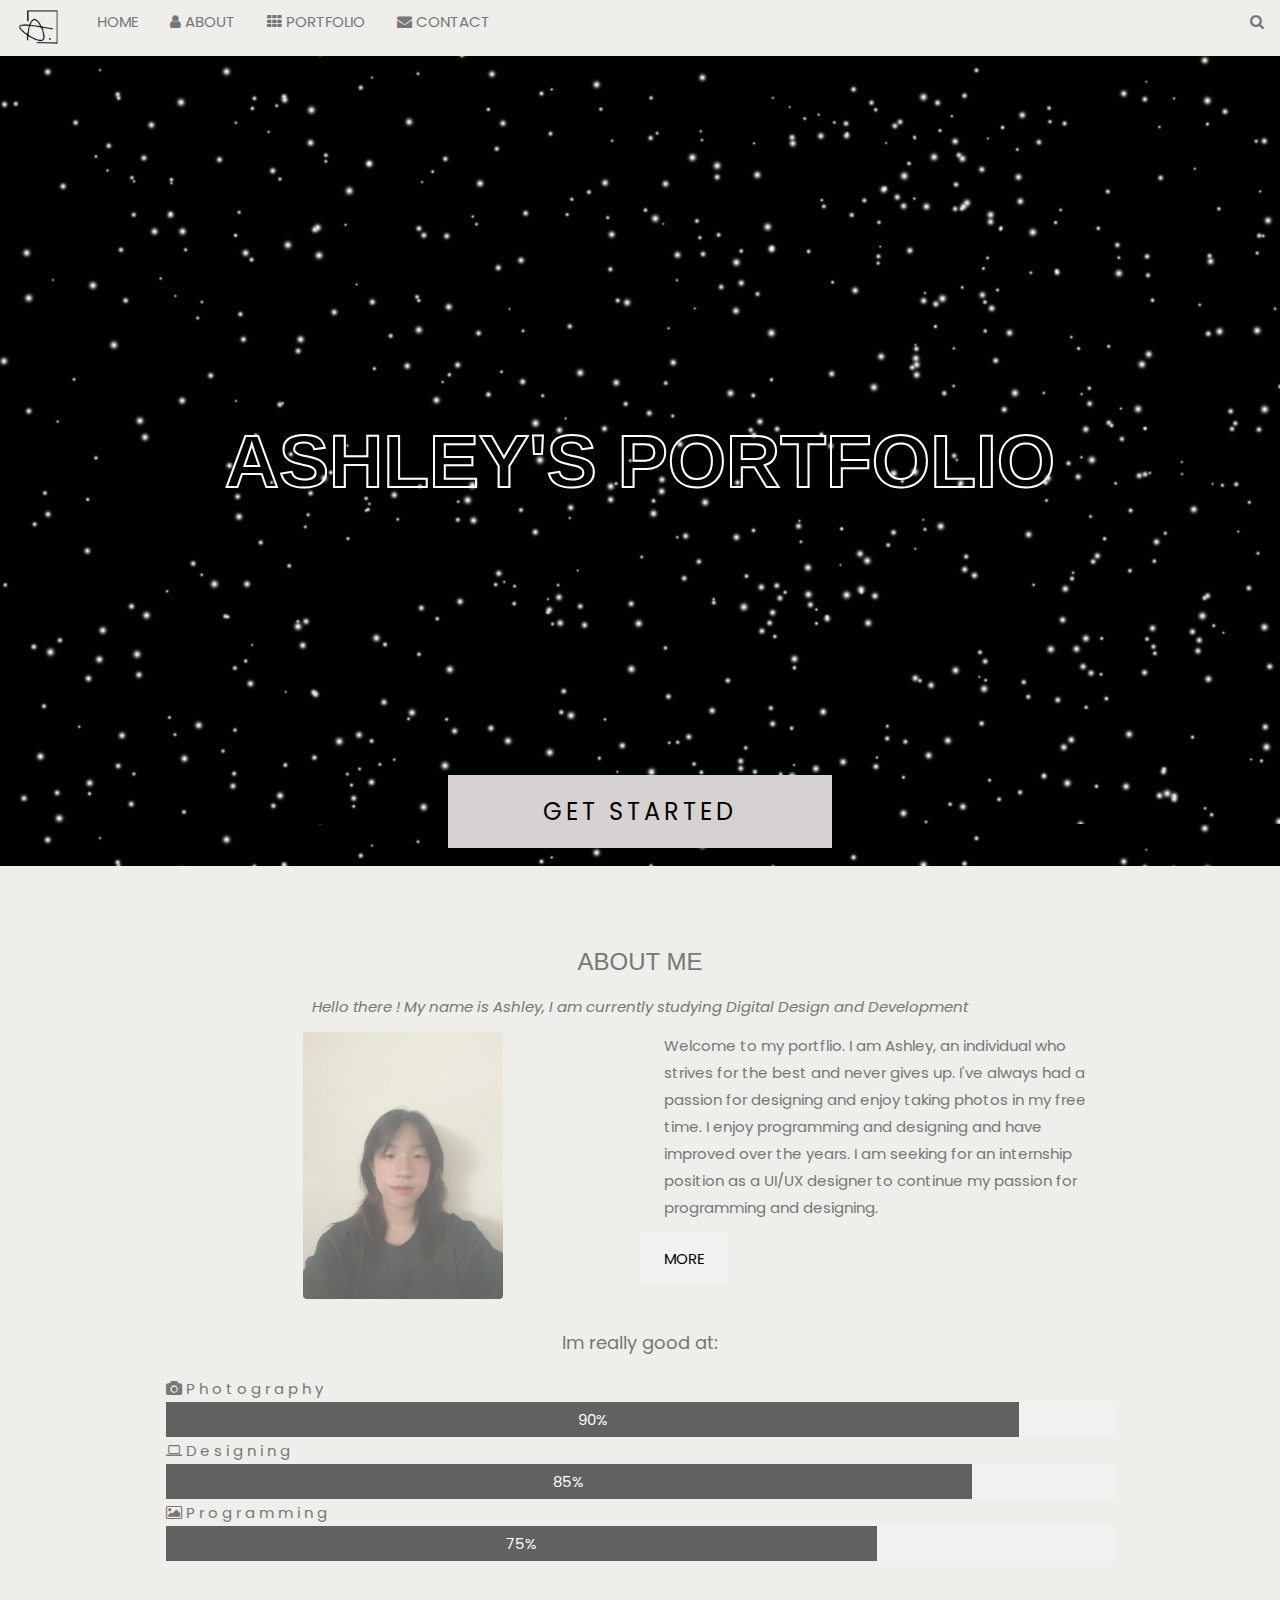
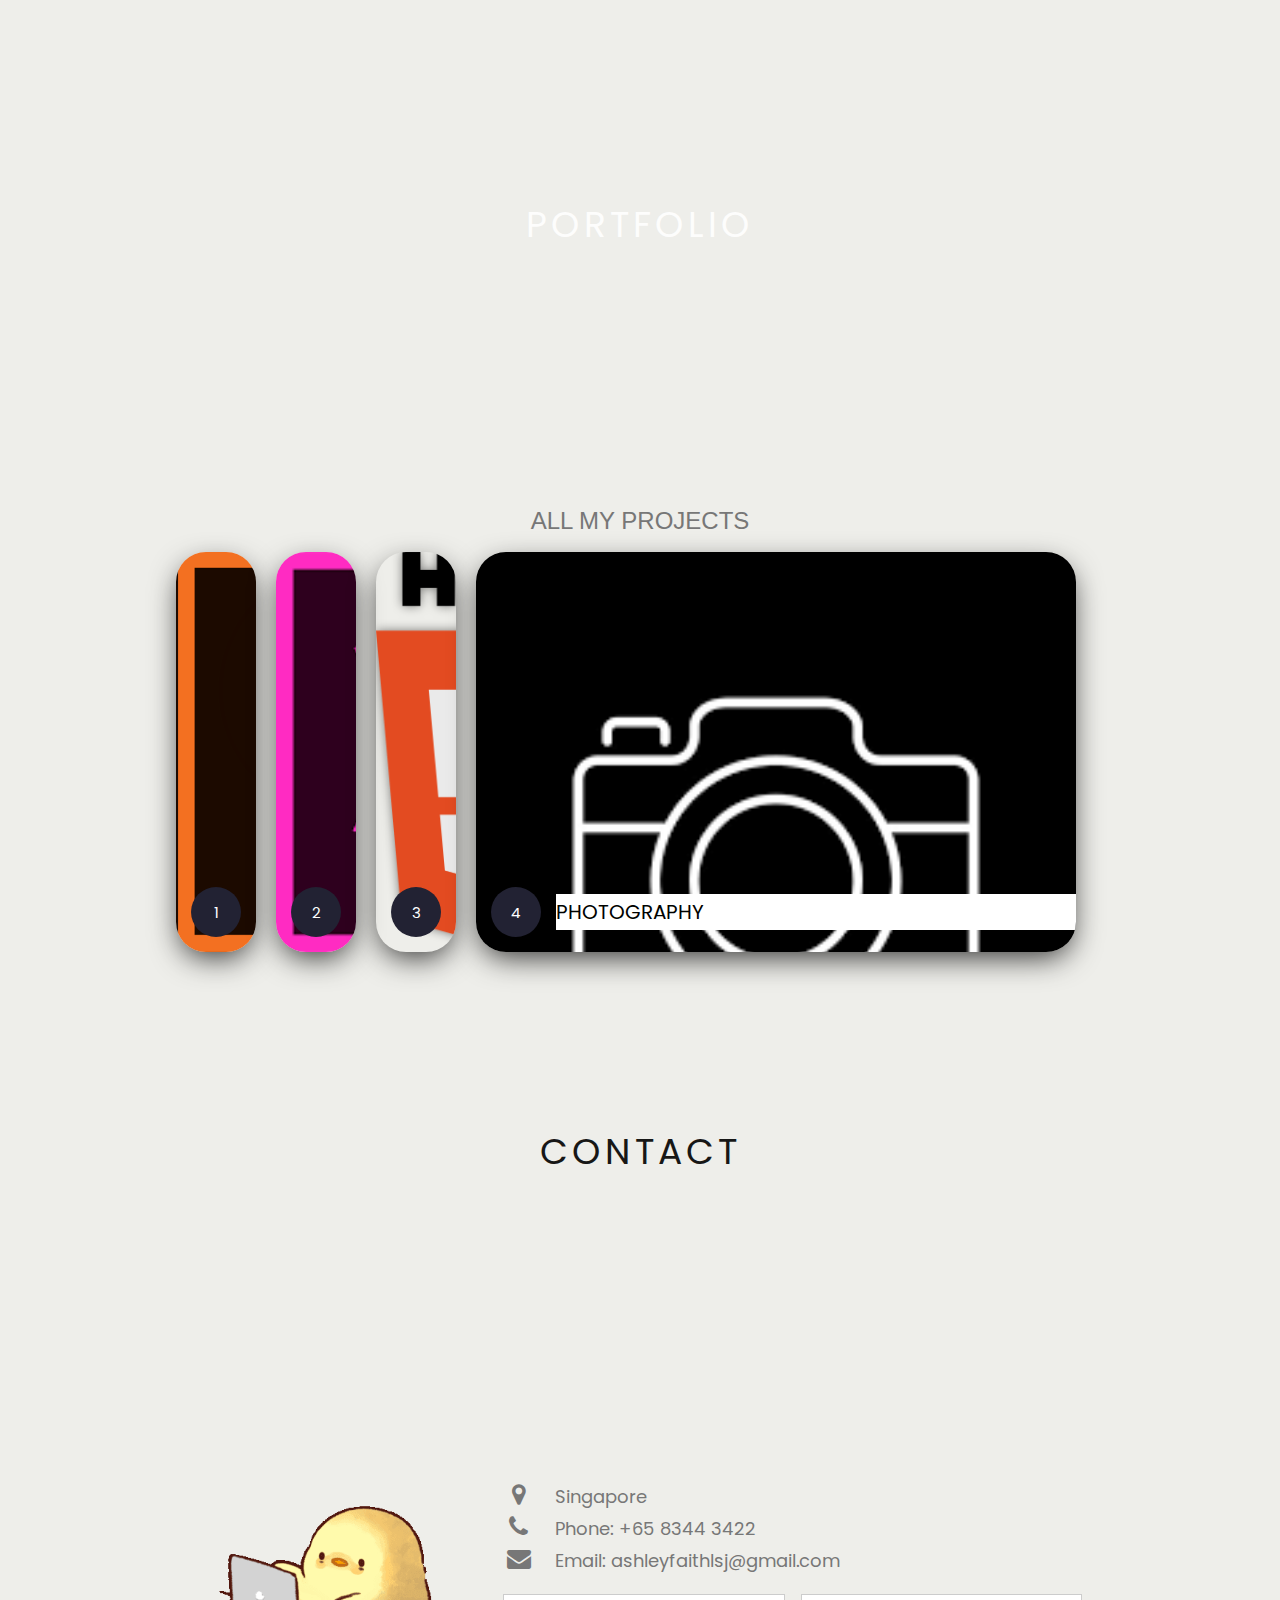
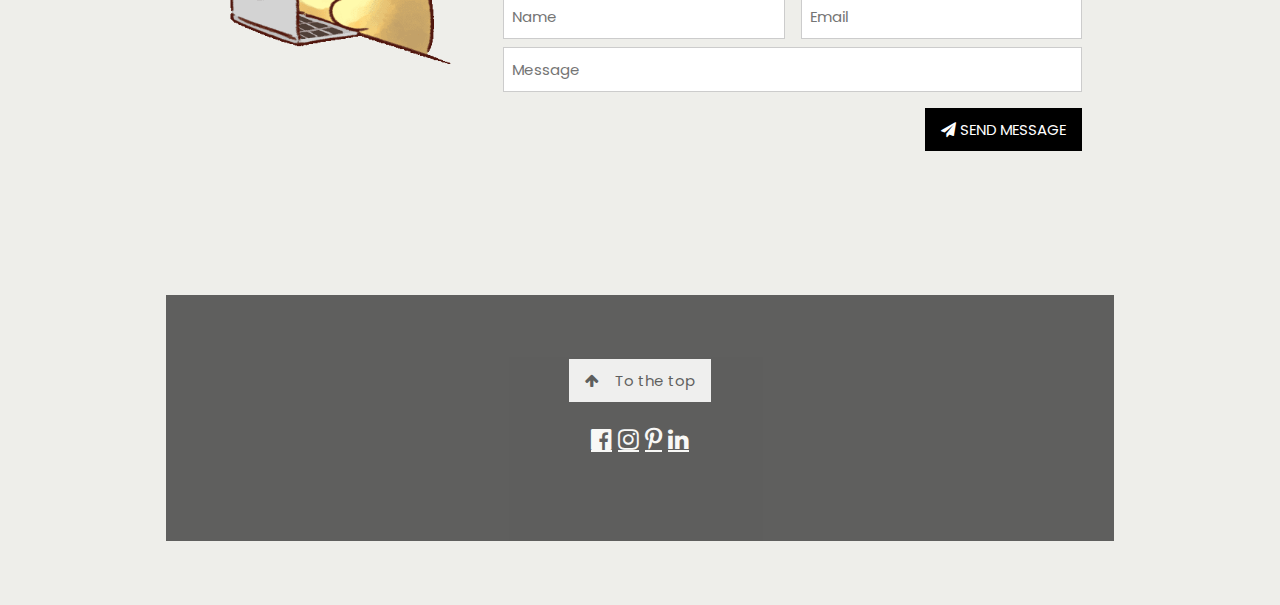
<file: index.html>
<!DOCTYPE html>
<html>
<head>
<title>Ashley's Portfolio Home</title>
<meta charset="UTF-8">
<meta name="viewport" content="width=device-width, initial-scale=1">
<link rel="stylesheet" href="https://www.w3schools.com/w3css/4/w3.css">
<link rel="stylesheet" href="https://fonts.googleapis.com/css?family=Lato">
<link rel="stylesheet" href="https://cdnjs.cloudflare.com/ajax/libs/font-awesome/4.7.0/css/font-awesome.min.css">
<link rel="icon" type="image/x-icon" href="images/logo.jpg">
<link rel ="stylesheet" href="style.css">

</head>
<body>

<!-- Navbar (sit on top) -->
<div class="w3-bar" id="myNavbar">
  <div class="w3-bar-item">
    <img src="images/logo.jpg" alt="Logo" style="height: 40px;">
  </div>
  <a class="w3-bar-item w3-button w3-hide-medium w3-hide-large w3-right" href="javascript:void(0);" onclick="toggleFunction()" title="Toggle Navigation Menu">
    <i class="fa fa-bars"></i>
  </a>
  <a href="#home" class="w3-bar-item w3-button">HOME</a>
  <a href="#about" class="w3-bar-item w3-button w3-hide-small"><i class="fa fa-user"></i> ABOUT</a>
  <a href="#portfolio" class="w3-bar-item w3-button w3-hide-small"><i class="fa fa-th"></i> PORTFOLIO</a>
  <a href="#contact" class="w3-bar-item w3-button w3-hide-small"><i class="fa fa-envelope"></i> CONTACT</a>
  <a href="#" class="w3-bar-item w3-button w3-hide-small w3-right w3-hover-red">
    <i class="fa fa-search"></i>
  </a>
</div>

  <!-- Navbar on small screens -->
  <div id="navDemo" class="w3-bar-block w3-white w3-hide w3-hide-large w3-hide-medium">
    <a href="#about" class="w3-bar-item w3-button" onclick="toggleFunction()">ABOUT</a>
    <a href="#portfolio" class="w3-bar-item w3-button" onclick="toggleFunction()">PORTFOLIO</a>
    <a href="#contact" class="w3-bar-item w3-button" onclick="toggleFunction()">CONTACT</a>
    <a href="#" class="w3-bar-item w3-button">SEARCH</a>
  </div>
</div>

<!-- First Parallax Image with Logo Text -->
<section>
  <h2>Ashley's Portfolio</h2>
  <div class="star star1"></div>
  <div class="star star2"></div>
  <div class="star star3"></div>
  <div class="star star4"></div>
  <div class="star star5"></div>
  <div class="star star6"></div>
  <div class="star star7"></div>
  <div class="star star8"></div>
  <div class="animated-button-container">
      <a class="animated-button" href="#about">Get Started</a>
  </div>
</section>

<!-- Container (About Section) -->
<div class="w3-content w3-container w3-padding-64" id="about">
  <h3 class="w3-center">ABOUT ME</h3>
  <p class="w3-center"><em>Hello there ! My name is Ashley, I am currently studying Digital Design and Development</em></p>
  <div class="w3-row">
    <div class="w3-col m6 w3-center w3-padding-large">

      <img src="images/myself2.jpg" class="w3-round w3-image w3-opacity w3-hover-opacity-off" alt="Photo of Me" width="200" height="250">
    </div>

    <!-- Hide this text on small devices -->
    <div class="w3-col m6 w3-hide-small w3-padding-large">
      <p>Welcome to my portflio. I am Ashley, an individual who strives for the best and never gives up. I've always had a passion
        for designing and enjoy taking photos in my free time. I enjoy programming and designing and
        have improved over the years. I am seeking for an internship position as a UI/UX designer to
        continue my passion for programming and designing.
      </p>
    </div>
    <a href="about.html" class="w3-button w3-padding-large w3-light-grey">MORE</a>

  </div>

  
  <p class="w3-large w3-center w3-padding-16">Im really good at:</p>
  <p class="w3-wide"><i class="fa fa-camera"></i>Photography</p>
  <div class="w3-light-grey">
    <div class="w3-container w3-padding-small w3-dark-grey w3-center" style="width:90%">90%</div>
  </div>
  <p class="w3-wide"><i class="fa fa-laptop"></i>Designing</p>
  <div class="w3-light-grey">
    <div class="w3-container w3-padding-small w3-dark-grey w3-center" style="width:85%">85%</div>
  </div>
  <p class="w3-wide"><i class="fa fa-photo"></i>Programming</p>
  <div class="w3-light-grey">
    <div class="w3-container w3-padding-small w3-dark-grey w3-center" style="width:75%">75%</div>
  </div>
</div>


<!-- Second Parallax Image with Portfolio Text -->
<div class="bgimg-2 w3-display-container w3-opacity-min">
  <div class="w3-display-middle">
    <span class="w3-xxlarge w3-text-white w3-wide">PORTFOLIO</span>
  </div>
</div>

<!-- Container (Portfolio Section) -->
<div class="w3-content w3-container w3-padding-64" id="portfolio">
  <h3 class="w3-center">ALL MY PROJECTS</h3>

<div class="wrapped">
  <div class="container">
    <input type="radio" name="slide" id="c1" checked>
    <label for="c1" class="card">
      <div class="row">
        <div class="icon">1</div>
        <div class="description">
          <h4><a href="AI.html">Adobe Illustrator Works</a></h4>
        </div>
      </div>
    </label>
    <input type="radio" name="slide" id="c2" checked>
    <label for="c2" class="card">
      <div class="row">
        <div class="icon">2</div>
        <div class="description">
          <h4><a href="XD.html">Adobe XD Works</a></h4>
        </div>
      </div>
    </label>
    <input type="radio" name="slide" id="c3" checked>
    <label for="c3" class="card">
      <div class="row">
        <div class="icon">3</div>
        <div class="description">
          <h4><a href="website.html">HTML Websites</a></h4>
        </div>
      </div>
    </label>
    <input type="radio" name="slide" id="c4" checked>
    <label for="c4" class="card">
      <div class="row">
        <div class="icon">4</div>
        <div class="description">
          <h4><a href="photo.html">Photography</a></h4>
        </div>
      </div>
    </label>
  </div>
</div>

<!-- Third Parallax Image with Portfolio Text -->
<div class="bgimg-3 w3-display-container w3-opacity-min">
  <div class="w3-display-middle">
     <span class="w3-xxlarge w3-text-black w3-wide">CONTACT</span>
  </div>
</div>

<!-- Container (Contact Section) -->
<div class="w3-content w3-container w3-padding-64" id="contact">


  <div class="w3-row w3-padding-32 w3-section">
    <div class="w3-col m4 w3-container">
      <img src="images/duck.gif" class="w3-image w3-round" style="width:100%">
    </div>
    <div class="w3-col m8 w3-panel">
      <div class="w3-large w3-margin-bottom">
        <i class="fa fa-map-marker fa-fw w3-hover-text-black w3-xlarge w3-margin-right"></i> Singapore<br>
        <i class="fa fa-phone fa-fw w3-hover-text-black w3-xlarge w3-margin-right"></i> Phone: +65 8344 3422<br>
        <i class="fa fa-envelope fa-fw w3-hover-text-black w3-xlarge w3-margin-right"></i> Email: ashleyfaithlsj@gmail.com<br>
      </div>
      <form action="/action_page.php" target="_blank">
        <div class="w3-row-padding" style="margin:0 -16px 8px -16px">
          <div class="w3-half">
            <input class="w3-input w3-border" type="text" placeholder="Name" required name="Name">
          </div>
          <div class="w3-half">
            <input class="w3-input w3-border" type="text" placeholder="Email" required name="Email">
          </div>
        </div>
        <input class="w3-input w3-border" type="text" placeholder="Message" required name="Message">
        <button class="w3-button w3-black w3-right w3-section" type="submit">
          <i class="fa fa-paper-plane"></i> SEND MESSAGE
        </button>
      </form>
    </div>
  </div>
</div>

<!-- Footer -->
<footer class="w3-center w3-black w3-padding-64 w3-opacity w3-hover-opacity-off">
  <a href="#myNavbar" class="w3-button w3-light-grey"><i class="fa fa-arrow-up w3-margin-right"></i>To the top</a>
  <div class="w3-xlarge w3-section">
    <a href="https://www.facebook.com/profile.php?id=100005041515704" class="fa fa-facebook-official w3-hover-opacity"></a>
    <a href="https://www.instagram.com/ashhhlolol/" class="fa fa-instagram w3-hover-opacity"></a>
    <a href="https://www.pinterest.com/ashleyfaithlsj/" class="fa fa-pinterest-p w3-hover-opacity"></a>
    <a href="https://www.linkedin.com/in/ashley-faith-7a70b8239/" class="fa fa-linkedin w3-hover-opacity"></a>
  </div>
</footer>
<script src="script.js"></script>

</body>
</html>
</file>
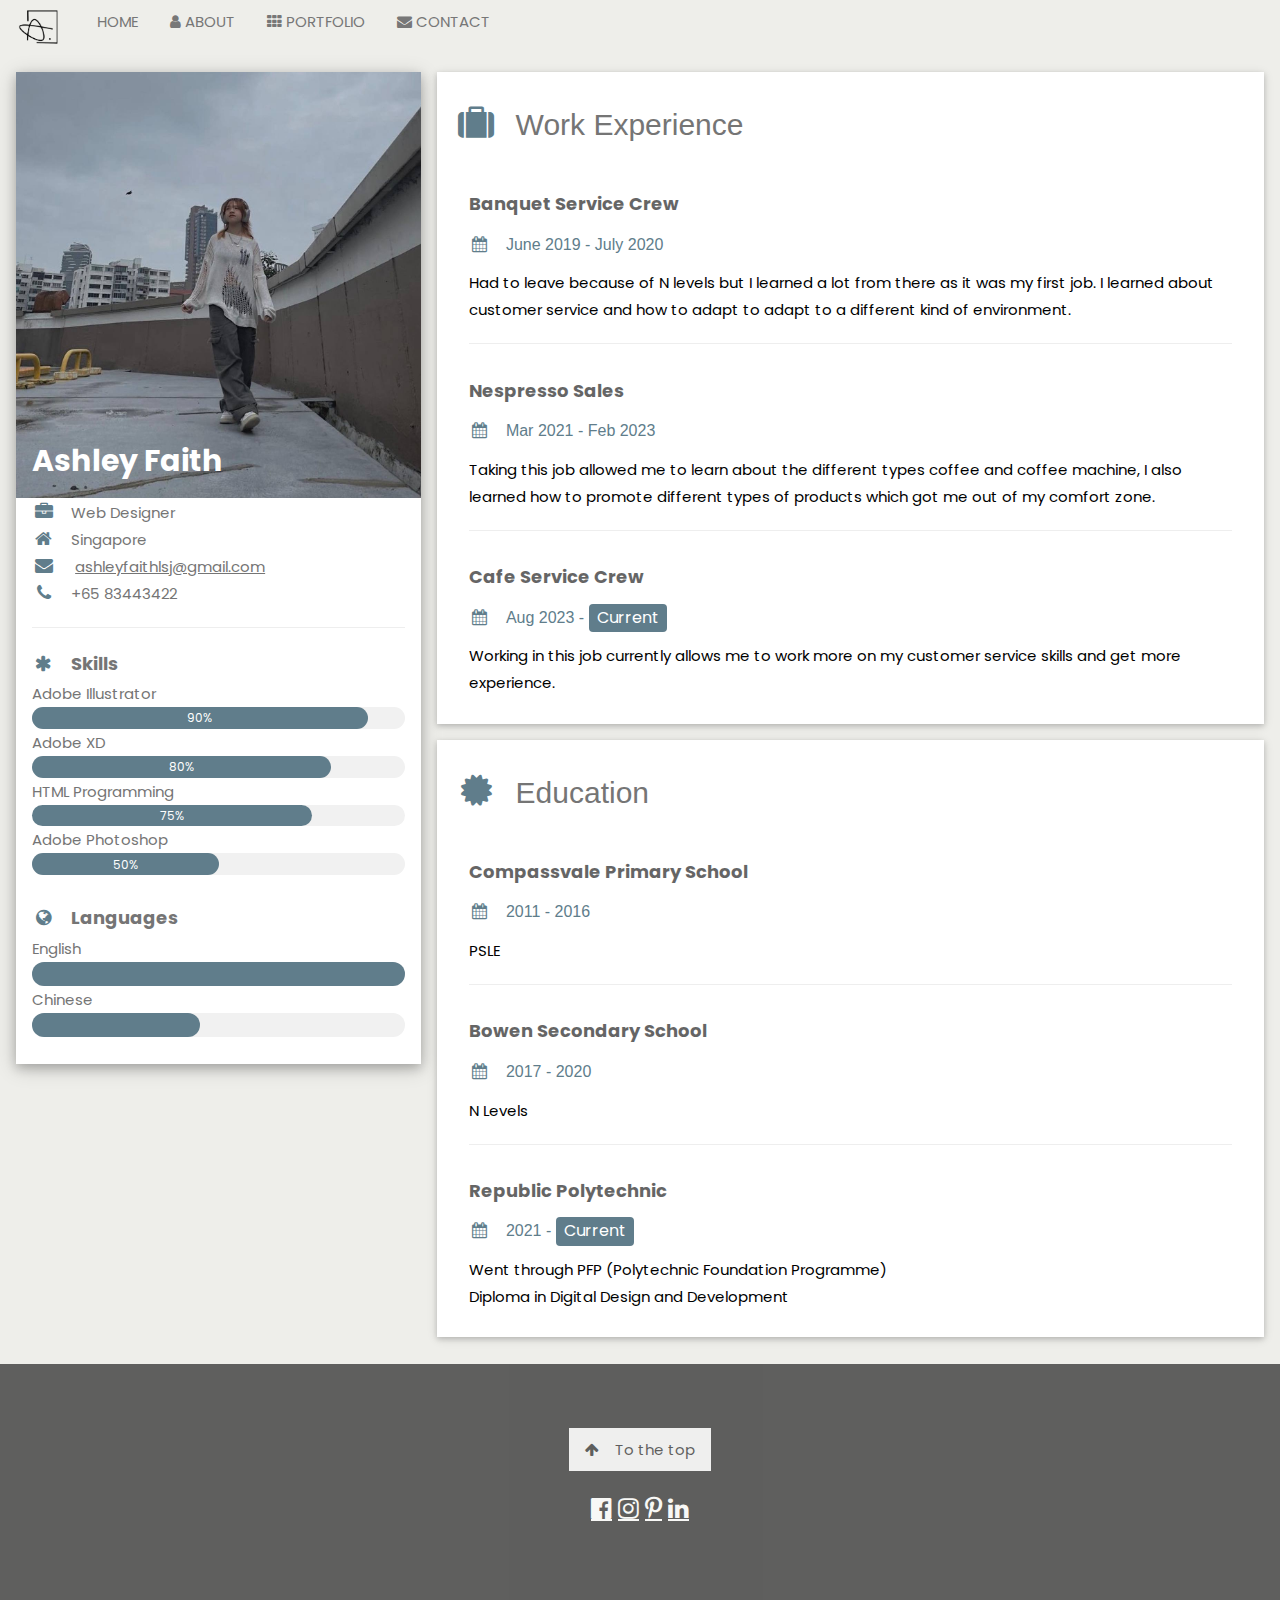
<file: about.html>
<!DOCTYPE html>
<html>
<head>
<title>More About</title>
<meta charset="UTF-8">
<meta name="viewport" content="width=device-width, initial-scale=1">
<link rel="stylesheet" href="https://www.w3schools.com/w3css/4/w3.css">
<link rel="stylesheet" href="https://fonts.googleapis.com/css?family=Lato">
<link rel="stylesheet" href="https://cdnjs.cloudflare.com/ajax/libs/font-awesome/4.7.0/css/font-awesome.min.css">
<link rel="icon" type="image/x-icon" href="images/logo.jpg">
<link rel="stylesheet" href="style.css">

</head>
<body>

<!-- Navbar (sit on top) -->
<div class="w3-bar" id="myNavbar">
    <div class="w3-bar-item">
      <img src="images/logo.jpg" alt="Logo" style="height: 40px;">
    </div>
    <a class="w3-bar-item w3-button w3-hide-medium w3-hide-large w3-right" href="javascript:void(0);" onclick="toggleFunction()" title="Toggle Navigation Menu">
      <i class="fa fa-bars"></i>
    </a>
    <a href="index.html" class="w3-bar-item w3-button">HOME</a>
    <a href="about.html" class="w3-bar-item w3-button w3-hide-small"><i class="fa fa-user"></i> ABOUT</a>
    <a href="AI.html" class="w3-bar-item w3-button w3-hide-small"><i class="fa fa-th"></i> PORTFOLIO</a>
    <a href="index.html" class="w3-bar-item w3-button w3-hide-small"><i class="fa fa-envelope"></i> CONTACT</a>
    </a>
  </div>
  
    <!-- Navbar on small screens -->
    <div id="navDemo" class="w3-bar-block w3-white w3-hide w3-hide-large w3-hide-medium">
      <a href="#about" class="w3-bar-item w3-button" onclick="toggleFunction()">ABOUT</a>
      <a href="#portfolio" class="w3-bar-item w3-button" onclick="toggleFunction()">PORTFOLIO</a>
      <a href="#contact" class="w3-bar-item w3-button" onclick="toggleFunction()">CONTACT</a>
    </div>
  </div>

<!-- Page Container -->
<div class="w3-content w3-margin-top" style="max-width:1400px;"id="home">

  <!-- The Grid -->
  <div class="w3-row-padding">
  
    <!-- Left Column -->
    <div class="w3-third">
    
      <div class="w3-white w3-text-grey w3-card-4">
        <div class="w3-display-container">
          <img src="images/myself3.jpg" style="width:100%" alt="Myself">
          <div class="w3-display-bottomleft w3-container w3-text-white">
            <h2><b>Ashley Faith</b></h2>
          </div>
        </div>
        <div class="w3-container">
          <p><i class="fa fa-briefcase fa-fw w3-margin-right w3-large w3-text-blue-gray"></i>Web Designer</p>
          <p><i class="fa fa-home fa-fw w3-margin-right w3-large w3-text-blue-gray"></i>Singapore</p>
          <p><i class="fa fa-envelope fa-fw w3-margin-right w3-large w3-text-blue-gray"></i> <a href="mailto:ashleyfaithlsj@gmail.com">ashleyfaithlsj@gmail.com</a></p>
          <p><i class="fa fa-phone fa-fw w3-margin-right w3-large w3-text-blue-gray"></i>+65 83443422</p>
          <hr>

          <p class="w3-large"><b><i class="fa fa-asterisk fa-fw w3-margin-right w3-text-blue-gray"></i>Skills</b></p>
          <p>Adobe Illustrator</p>
          <div class="w3-light-grey w3-round-xlarge w3-small">
            <div class="w3-container w3-center w3-round-xlarge w3-blue-gray" style="width:90%">90%</div>
          </div>
          <p>Adobe XD</p>
          <div class="w3-light-grey w3-round-xlarge w3-small">
            <div class="w3-container w3-center w3-round-xlarge w3-blue-gray" style="width:80%">
              <div class="w3-center w3-text-white">80%</div>
            </div>
          </div>
          <p>HTML Programming</p>
          <div class="w3-light-grey w3-round-xlarge w3-small">
            <div class="w3-container w3-center w3-round-xlarge w3-blue-gray" style="width:75%">75%</div>
          </div>
          <p>Adobe Photoshop</p>
          <div class="w3-light-grey w3-round-xlarge w3-small">
            <div class="w3-container w3-center w3-round-xlarge w3-blue-gray" style="width:50%">50%</div>
          </div>
          <br>

          <p class="w3-large w3-text-theme"><b><i class="fa fa-globe fa-fw w3-margin-right w3-text-blue-gray"></i>Languages</b></p>
          <p>English</p>
          <div class="w3-light-grey w3-round-xlarge">
            <div class="w3-round-xlarge w3-blue-gray" style="height:24px;width:100%"></div>
          </div>
          <p>Chinese</p>
          <div class="w3-light-grey w3-round-xlarge">
            <div class="w3-round-xlarge w3-blue-gray" style="height:24px;width:45%"></div>
          </div>
          <br>
        </div>
      </div><br>

    <!-- End Left Column -->
    </div>

    <!-- Right Column -->
    <div class="w3-twothird">
    
      <div class="w3-container w3-card w3-white w3-margin-bottom">
        <h2 class="w3-text-grey w3-padding-16"><i class="fa fa-suitcase fa-fw w3-margin-right w3-xxlarge w3-text-blue-gray"></i>Work Experience</h2>
        <div class="w3-container">
          <h5 class="w3-opacity"><b>Banquet Service Crew</b></h5>
          <h6 class="w3-text-blue-gray"><i class="fa fa-calendar fa-fw w3-margin-right"></i>June 2019 - July 2020</h6>
          <p>Had to leave because of N levels but I learned a lot from there as it was my first job. I learned about customer service and how to adapt to adapt to a different kind of environment. </p>
          <hr>
        </div>
        <div class="w3-container">
          <h5 class="w3-opacity"><b>Nespresso Sales</b></h5>
          <h6 class="w3-text-blue-gray"><i class="fa fa-calendar fa-fw w3-margin-right"></i>Mar 2021 - Feb 2023</h6>
          <p>Taking this job allowed me to learn about the different types coffee and coffee machine, I also learned how to promote different types of products which got me out of my comfort zone.</p>
          <hr>
        </div>
        <div class="w3-container">
          <h5 class="w3-opacity"><b>Cafe Service Crew</b></h5>
          <h6 class="w3-text-blue-gray"><i class="fa fa-calendar fa-fw w3-margin-right"></i>Aug 2023 - <span class="w3-tag w3-blue-gray w3-round">Current</span></h6>
          <p>Working in this job currently allows me to work more on my customer service skills and get more experience.</p><br>
        </div>
      </div>

      <div class="w3-container w3-card w3-white">
        <h2 class="w3-text-grey w3-padding-16"><i class="fa fa-certificate fa-fw w3-margin-right w3-xxlarge w3-text-blue-gray"></i>Education</h2>
        <div class="w3-container">
          <h5 class="w3-opacity"><b>Compassvale Primary School</b></h5>
          <h6 class="w3-text-blue-gray"><i class="fa fa-calendar fa-fw w3-margin-right"></i>2011 - 2016</h6>
          <p>PSLE</p>
          <hr>
        </div>
        <div class="w3-container">
          <h5 class="w3-opacity"><b>Bowen Secondary School</b></h5>
          <h6 class="w3-text-blue-gray"><i class="fa fa-calendar fa-fw w3-margin-right"></i>2017 - 2020</h6>
          <p>N Levels</p>
          <hr>
        </div>
        <div class="w3-container">
          <h5 class="w3-opacity"><b>Republic Polytechnic</b></h5>
          <h6 class="w3-text-blue-gray"><i class="fa fa-calendar fa-fw w3-margin-right"></i>2021 - <span class="w3-tag w3-blue-gray w3-round">Current</span></h6>
          <p>Went through PFP (Polytechnic Foundation Programme)</p>
          <p>Diploma in Digital Design and Development</p>
          <br>
        </div>
      </div>
      <br>

    <!-- End Right Column -->
    </div>
    
  <!-- End Grid -->
  </div>
  
  <!-- End Page Container -->
</div>

<footer class="w3-center w3-black w3-padding-64 w3-opacity w3-hover-opacity-off">
  <a href="#myNavbar" class="w3-button w3-light-grey"><i class="fa fa-arrow-up w3-margin-right"></i>To the top</a>
  <div class="w3-xlarge w3-section">
    <a href="https://www.facebook.com/profile.php?id=100005041515704" class="fa fa-facebook-official w3-hover-opacity"></a>
    <a href="https://www.instagram.com/ashhhlolol/" class="fa fa-instagram w3-hover-opacity"></a>
    <a href="https://www.pinterest.com/ashleyfaithlsj/" class="fa fa-pinterest-p w3-hover-opacity"></a>
    <a href="https://www.linkedin.com/in/ashley-faith-7a70b8239/" class="fa fa-linkedin w3-hover-opacity"></a>
  </div>
</footer>
<script src="script.js"></script>

  
  
</body>
</html>
</file>
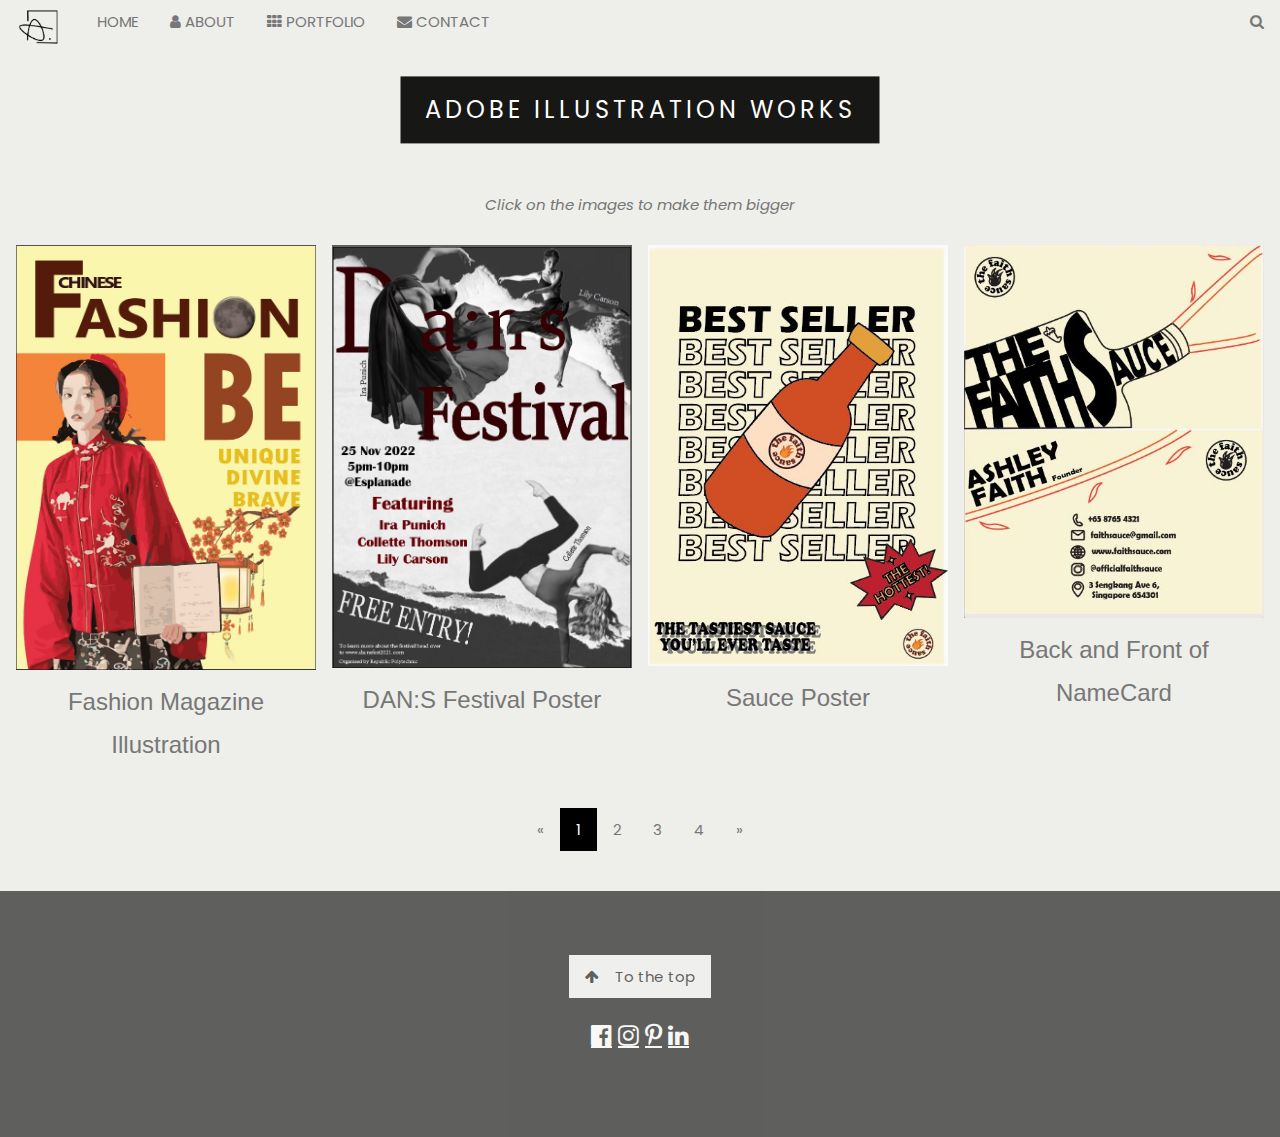
<file: AI.html>
<!DOCTYPE html>
<html>
<head>
<title>My Works</title>
<meta charset="UTF-8">
<meta name="viewport" content="width=device-width, initial-scale=1">
<link rel="stylesheet" href="https://www.w3schools.com/w3css/4/w3.css">
<link rel="stylesheet" href="https://fonts.googleapis.com/css?family=Lato">
<link rel="stylesheet" href="https://cdnjs.cloudflare.com/ajax/libs/font-awesome/4.7.0/css/font-awesome.min.css">
<link rel="icon" type="image/x-icon" href="images/logo.jpg">
<link rel="stylesheet" href="style.css">

</head>
<body>

<!-- Navbar (sit on top) -->
<div class="w3-bar" id="myNavbar">
    <div class="w3-bar-item">
      <img src="images/logo.jpg" alt="Logo" style="height: 40px;">
    </div>
    <a class="w3-bar-item w3-button w3-hide-medium w3-hide-large w3-right" href="javascript:void(0);" onclick="toggleFunction()" title="Toggle Navigation Menu">
      <i class="fa fa-bars"></i>
    </a>
    <a href="index.html" class="w3-bar-item w3-button">HOME</a>
    <a href="about.html" class="w3-bar-item w3-button w3-hide-small"><i class="fa fa-user"></i> ABOUT</a>
    <a href="AI.html" class="w3-bar-item w3-button w3-hide-small"><i class="fa fa-th"></i> PORTFOLIO</a>
    <a href="index.html" class="w3-bar-item w3-button w3-hide-small"><i class="fa fa-envelope"></i> CONTACT</a>
    <a href="#" class="w3-bar-item w3-button w3-hide-small w3-right w3-hover-red">
      <i class="fa fa-search"></i>
    </a>
  </div>
  
    <!-- Navbar on small screens -->
    <div id="navDemo" class="w3-bar-block w3-white w3-hide w3-hide-large w3-hide-medium">
      <a href="#about" class="w3-bar-item w3-button" onclick="toggleFunction()">ABOUT</a>
      <a href="#portfolio" class="w3-bar-item w3-button" onclick="toggleFunction()">PORTFOLIO</a>
      <a href="#contact" class="w3-bar-item w3-button" onclick="toggleFunction()">CONTACT</a>
      <a href="#" class="w3-bar-item w3-button">SEARCH</a>
    </div>
  </div>

  <br>
<br> 
<div class="bgimg-1 w3-display-container w3-opacity-min" id="home">
  <div class="w3-display-middle" style="white-space:nowrap;">
    <div class="w3-center w3-padding-large w3-black w3-xlarge w3-wide w3-animate-opacity">ADOBE ILLUSTRATION WORKS<span class="w3-hide-small"></span>
    </div>
  </div>
</div>
<br>
<br>
<p class="w3-center"><em><br> Click on the images to make them bigger</em></p><br>


<div class="w3-row-padding w3-center">
    <div class="w3-col m3">
      <img src="images/AI1.jpg" style="width:100%" onclick="onClick(this)" class="w3-hover-opacity" alt="Illustration of a Chinese Fashion magazine 
      ,inspired by the Mid Autumn festival and the Chinese culture.The magazine is to promote the traditional chinese cheongsam.">
      <h3>Fashion Magazine Illustration</h3>
    </div>

    <div class="w3-col m3">
      <img src="images/AI2.jpg" style="width:100%" onclick="onClick(this)" class="w3-hover-opacity" alt="An illustration of a poster for a festival called DAN:S in esplanade, I used a minimalistic theme with my design
      that is why the main theme colours are black and white.">
      <h3>DAN:S Festival Poster</h3>
    </div>

    <div class="w3-col m3">
      <img src="images/AI3.jpg" style="width:100%" onclick="onClick(this)" class="w3-hover-opacity" alt="A poster I made to mimic a sauce company that I owned, the bottle is made with using the pen tool from AI">
      <h3>Sauce Poster</h3>
    </div>

    <div class="w3-col m3">
        <img src="images/AI4.jpg" style="width:100%" onclick="onClick(this)" class="w3-hover-opacity" alt="A namecard I made to mimic a sauce company that I owned, I used a more simple cartoon theme on my namecard">
        <h3>Back and Front of NameCard</h3>
      </div>
      </div>

      <div id="modal01" class="w3-modal w3-black" onclick="this.style.display='none'">
        <span class="w3-button w3-large w3-black w3-display-topright" title="Close Modal Image"><i class="fa fa-remove"></i></span>
        <div class="w3-modal-content w3-animate-zoom w3-center w3-transparent w3-padding-64">
          <img id="img01" class="w3-image">
          <p id="caption" class="w3-opacity w3-large"></p>
        </div>
      </div>
      <div class="w3-center w3-padding-32">
        <div class="w3-bar">
          <a href="photo.html" class="w3-bar-item w3-button w3-hover-black">«</a>
          <a href="AI.html" class="w3-bar-item w3-black w3-button">1</a>
          <a href="XD.html" class="w3-bar-item w3-button w3-hover-black">2</a>
          <a href="website.html" class="w3-bar-item w3-button w3-hover-black">3</a>
          <a href="photo.html" class="w3-bar-item w3-button w3-hover-black">4</a>
          <a href="XD.html" class="w3-bar-item w3-button w3-hover-black">»</a>
        </div>
      </div>
  <footer class="w3-center w3-black w3-padding-64 w3-opacity w3-hover-opacity-off">
    <a href="#myNavbar" class="w3-button w3-light-grey"><i class="fa fa-arrow-up w3-margin-right"></i>To the top</a>
    <div class="w3-xlarge w3-section">
      <a href="https://www.facebook.com/profile.php?id=100005041515704" class="fa fa-facebook-official w3-hover-opacity"></a>
      <a href="https://www.instagram.com/ashhhlolol/" class="fa fa-instagram w3-hover-opacity"></a>
      <a href="https://www.pinterest.com/ashleyfaithlsj/" class="fa fa-pinterest-p w3-hover-opacity"></a>
      <a href="https://www.linkedin.com/in/ashley-faith-7a70b8239/" class="fa fa-linkedin w3-hover-opacity"></a>
    </div>
  </footer>

  <script src="script.js"></script>


</body>


</html>
</file>
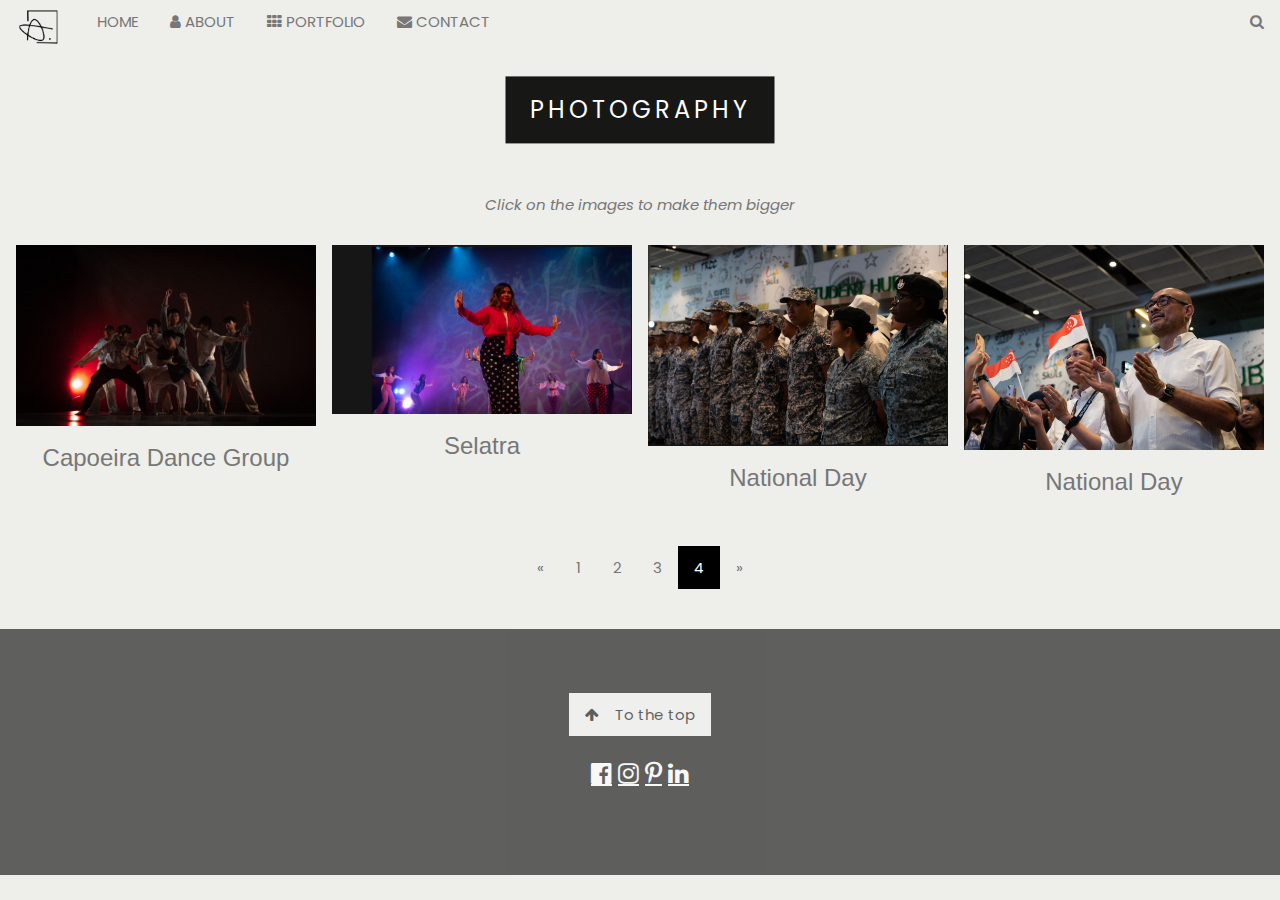
<file: photo.html>
<!DOCTYPE html>
<html>
<head>
<title>My Works</title>
<meta charset="UTF-8">
<meta name="viewport" content="width=device-width, initial-scale=1">
<link rel="stylesheet" href="https://www.w3schools.com/w3css/4/w3.css">
<link rel="stylesheet" href="https://fonts.googleapis.com/css?family=Lato">
<link rel="stylesheet" href="https://cdnjs.cloudflare.com/ajax/libs/font-awesome/4.7.0/css/font-awesome.min.css">
<link rel="icon" type="image/x-icon" href="images/logo.jpg">
<link rel="stylesheet" href="style.css">

</head>
<body>

<!-- Navbar (sit on top) -->
<div class="w3-bar" id="myNavbar">
    <div class="w3-bar-item">
      <img src="images/logo.jpg" alt="Logo" style="height: 40px;">
    </div>
    <a class="w3-bar-item w3-button w3-hide-medium w3-hide-large w3-right" href="javascript:void(0);" onclick="toggleFunction()" title="Toggle Navigation Menu">
      <i class="fa fa-bars"></i>
    </a>
    <a href="index.html" class="w3-bar-item w3-button">HOME</a>
    <a href="about.html" class="w3-bar-item w3-button w3-hide-small"><i class="fa fa-user"></i> ABOUT</a>
    <a href="AI.html" class="w3-bar-item w3-button w3-hide-small"><i class="fa fa-th"></i> PORTFOLIO</a>
    <a href="index.html" class="w3-bar-item w3-button w3-hide-small"><i class="fa fa-envelope"></i> CONTACT</a>
    <a href="#" class="w3-bar-item w3-button w3-hide-small w3-right w3-hover-red">
      <i class="fa fa-search"></i>
    </a>
  </div>
  
    <!-- Navbar on small screens -->
    <div id="navDemo" class="w3-bar-block w3-white w3-hide w3-hide-large w3-hide-medium">
      <a href="#about" class="w3-bar-item w3-button" onclick="toggleFunction()">ABOUT</a>
      <a href="#portfolio" class="w3-bar-item w3-button" onclick="toggleFunction()">PORTFOLIO</a>
      <a href="#contact" class="w3-bar-item w3-button" onclick="toggleFunction()">CONTACT</a>
      <a href="#" class="w3-bar-item w3-button">SEARCH</a>
    </div>
  </div>

  <br>
<br> 
<div class="bgimg-1 w3-display-container w3-opacity-min" id="home">
  <div class="w3-display-middle" style="white-space:nowrap;">
    <div class="w3-center w3-padding-large w3-black w3-xlarge w3-wide w3-animate-opacity">PHOTOGRAPHY<span class="w3-hide-small"></span>
    </div>
  </div>
</div>
<br>
<br>
<p class="w3-center"><em><br> Click on the images to make them bigger</em></p><br>


<div class="w3-row-padding w3-center">
    <div class="w3-col m3">
      <img src="images/momentum1.jpg" style="width:100%" onclick="onClick(this)" class="w3-hover-opacity" alt="This photo was taken by me during one of my school event, Momentum Bump-In, it is a photo of the Capoeira dance group">
      <h3>Capoeira Dance Group</h3>
    </div>

    <div class="w3-col m3">
      <img src="images/momentum2.jpg" style="width:100%" onclick="onClick(this)" class="w3-hover-opacity" alt="This photo was taken by me during one of my school event, Momentum Bump-In, it is a photo of the Seletra dance group">
      <h3>Selatra</h3>
    </div>

    <div class="w3-col m3">
      <img src="images/ndoc1.jpg" style="width:100%" onclick="onClick(this)" class="w3-hover-opacity" alt="Captured a photo of all the soldiers lining up during the pledge taking when it was National Day">
      <h3>National Day</h3>
    </div>

    <div class="w3-col m3">
        <img src="images/ndoc2.jpg" style="width:100%" onclick="onClick(this)" class="w3-hover-opacity" alt="A photo of a proud Singapore citizen taken by me">
        <h3>National Day</h3>
      </div>
      </div>

      <div id="modal01" class="w3-modal w3-black" onclick="this.style.display='none'">
        <span class="w3-button w3-large w3-black w3-display-topright" title="Close Modal Image"><i class="fa fa-remove"></i></span>
        <div class="w3-modal-content w3-animate-zoom w3-center w3-transparent w3-padding-64">
          <img id="img01" class="w3-image">
          <p id="caption" class="w3-opacity w3-large"></p>
        </div>
      </div>
      <div class="w3-center w3-padding-32">
        <div class="w3-bar">
          <a href="website.html" class="w3-bar-item w3-button w3-hover-black">«</a>
          <a href="AI.html" class="w3-bar-item w3-button w3-hover-black">1</a>
          <a href="XD.html" class="w3-bar-item w3-button w3-hover-black">2</a>
          <a href="website.html" class="w3-bar-item w3-button w3-hover-black">3</a>
          <a href="photo.html" class="w3-bar-item w3-black w3-button">4</a>
          <a href="AI.html" class="w3-bar-item w3-button w3-hover-black">»</a>
        </div>
      </div>
  <footer class="w3-center w3-black w3-padding-64 w3-opacity w3-hover-opacity-off">
    <a href="#myNavbar" class="w3-button w3-light-grey"><i class="fa fa-arrow-up w3-margin-right"></i>To the top</a>
    <div class="w3-xlarge w3-section">
      <a href="https://www.facebook.com/profile.php?id=100005041515704" class="fa fa-facebook-official w3-hover-opacity"></a>
      <a href="https://www.instagram.com/ashhhlolol/" class="fa fa-instagram w3-hover-opacity"></a>
      <a href="https://www.pinterest.com/ashleyfaithlsj/" class="fa fa-pinterest-p w3-hover-opacity"></a>
      <a href="https://www.linkedin.com/in/ashley-faith-7a70b8239/" class="fa fa-linkedin w3-hover-opacity"></a>
    </div>
  </footer>

  <script src="script.js"></script>


</body>


</html>
</file>
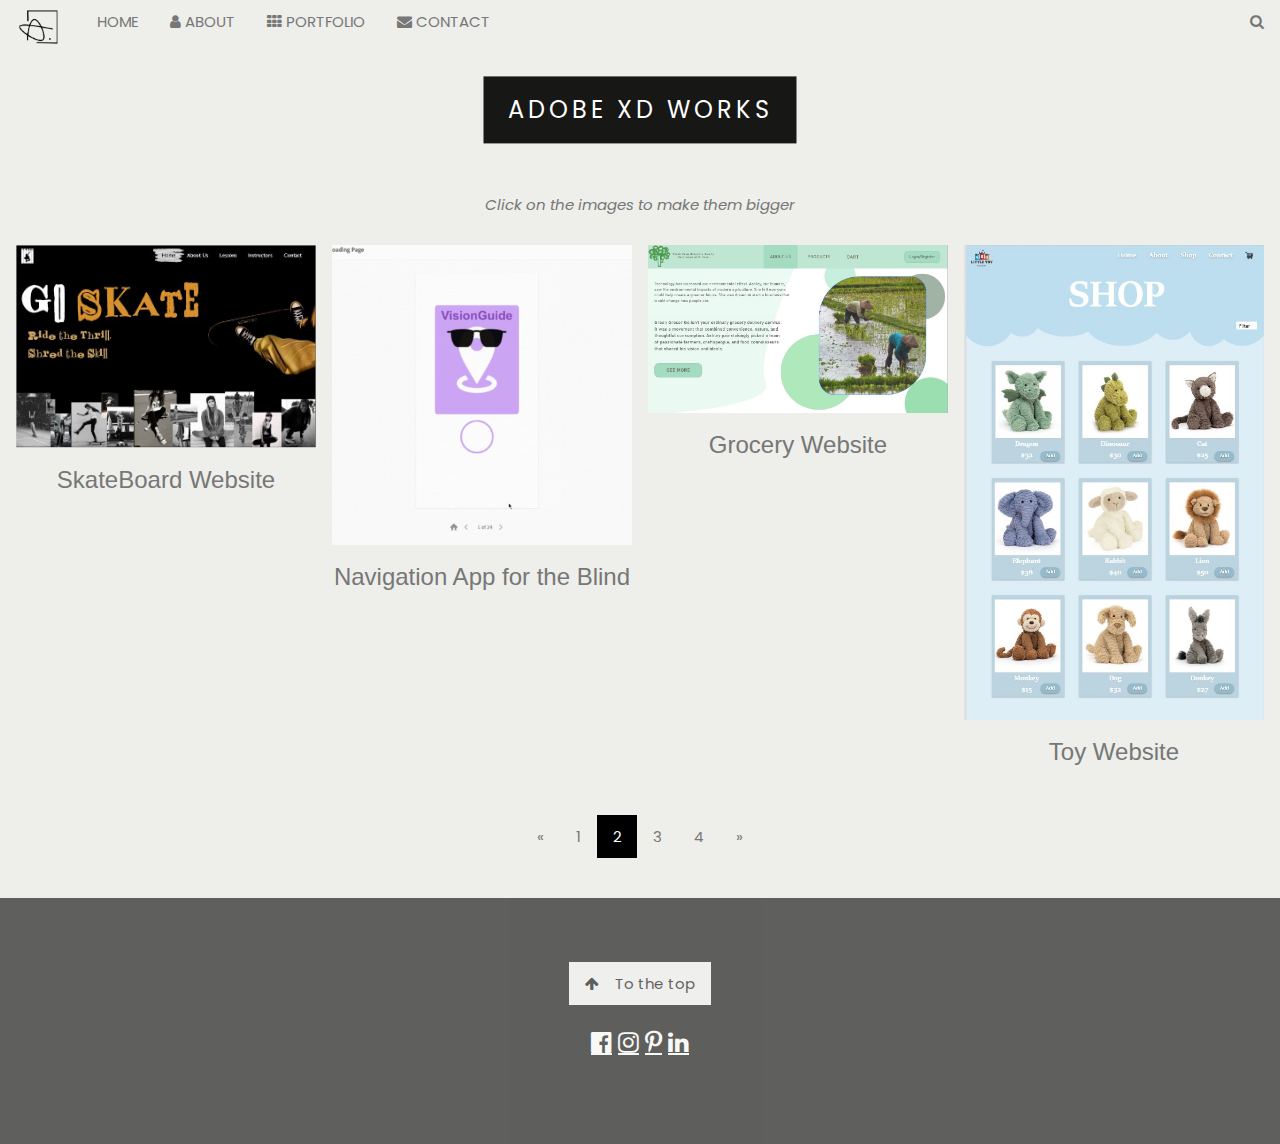
<file: XD.html>
<!DOCTYPE html>
<html>
<head>
<title>My Works</title>
<meta charset="UTF-8">
<meta name="viewport" content="width=device-width, initial-scale=1">
<link rel="stylesheet" href="https://www.w3schools.com/w3css/4/w3.css">
<link rel="stylesheet" href="https://fonts.googleapis.com/css?family=Lato">
<link rel="stylesheet" href="https://cdnjs.cloudflare.com/ajax/libs/font-awesome/4.7.0/css/font-awesome.min.css">
<link rel="icon" type="image/x-icon" href="images/logo.jpg">
<link rel="stylesheet" href="style.css">

</head>
<body>

<!-- Navbar (sit on top) -->
<div class="w3-bar" id="myNavbar">
    <div class="w3-bar-item">
      <img src="images/logo.jpg" alt="Logo" style="height: 40px;">
    </div>
    <a class="w3-bar-item w3-button w3-hide-medium w3-hide-large w3-right" href="javascript:void(0);" onclick="toggleFunction()" title="Toggle Navigation Menu">
      <i class="fa fa-bars"></i>
    </a>
    <a href="index.html" class="w3-bar-item w3-button">HOME</a>
    <a href="about.html" class="w3-bar-item w3-button w3-hide-small"><i class="fa fa-user"></i> ABOUT</a>
    <a href="AI.html" class="w3-bar-item w3-button w3-hide-small"><i class="fa fa-th"></i> PORTFOLIO</a>
    <a href="index.html" class="w3-bar-item w3-button w3-hide-small"><i class="fa fa-envelope"></i> CONTACT</a>
    <a href="#" class="w3-bar-item w3-button w3-hide-small w3-right w3-hover-red">
      <i class="fa fa-search"></i>
    </a>
  </div>
  
    <!-- Navbar on small screens -->
    <div id="navDemo" class="w3-bar-block w3-white w3-hide w3-hide-large w3-hide-medium">
      <a href="#about" class="w3-bar-item w3-button" onclick="toggleFunction()">ABOUT</a>
      <a href="#portfolio" class="w3-bar-item w3-button" onclick="toggleFunction()">PORTFOLIO</a>
      <a href="#contact" class="w3-bar-item w3-button" onclick="toggleFunction()">CONTACT</a>
      <a href="#" class="w3-bar-item w3-button">SEARCH</a>
    </div>
  </div>

  <br>
<br> 
<div class="bgimg-1 w3-display-container w3-opacity-min" id="home">
  <div class="w3-display-middle" style="white-space:nowrap;">
    <div class="w3-center w3-padding-large w3-black w3-xlarge w3-wide w3-animate-opacity">ADOBE XD WORKS<span class="w3-hide-small"></span>
    </div>
  </div>
</div>
<br>
<br>
<p class="w3-center"><em><br> Click on the images to make them bigger</em></p><br>


<div class="w3-row-padding w3-center">
    <div class="w3-col m3">
      <img src="images/XD1.jpg" style="width:100%" onclick="onClick(this)" class="w3-hover-opacity" alt="A mockup design of the Home Page of a skateboarding website, this was using AdobeXD. What makes the website unique is that the footer is a collage of people skating with a black and white filter.">
      <h3>SkateBoard Website</h3>
    </div>

    <div class="w3-col m3">
      <img src="images/XD2.gif" style="width:100%" onclick="onClick(this)" class="w3-hover-opacity" alt="A prototype for a navigation app for the blind, this video shows how the blind would use it and the GPS is an audio type so the blind will be able to follow the instructions.">
      <h3>Navigation App for the Blind</h3>
    </div>

    <div class="w3-col m3">
      <img src="images/XD3.jpg" style="width:100%" onclick="onClick(this)" class="w3-hover-opacity" alt="Design of the Home Page of a grocery website which show cases the origin of my mock grocery company I created">
      <h3>Grocery Website</h3>
    </div>

    <div class="w3-col m3">
        <img src="images/XD4.jpg" style="width:100%" onclick="onClick(this)" class="w3-hover-opacity" alt="This is the shopping page of the mockup toy website I created with my team during my lesson">
        <h3>Toy Website</h3>
      </div>
      </div>

      <div id="modal01" class="w3-modal w3-black" onclick="this.style.display='none'">
        <span class="w3-button w3-large w3-black w3-display-topright" title="Close Modal Image"><i class="fa fa-remove"></i></span>
        <div class="w3-modal-content w3-animate-zoom w3-center w3-transparent w3-padding-64">
          <img id="img01" class="w3-image">
          <p id="caption" class="w3-opacity w3-large"></p>
        </div>
      </div>
      <div class="w3-center w3-padding-32">
        <div class="w3-bar">
          <a href="AI.html" class="w3-bar-item w3-button w3-hover-black">«</a>
          <a href="AI.html" class="w3-bar-item w3-button w3-hover-black">1</a>
          <a href="XD.html" class="w3-bar-item w3-black w3-button">2</a>
          <a href="website.html" class="w3-bar-item w3-button w3-hover-black">3</a>
          <a href="photo.html" class="w3-bar-item w3-button w3-hover-black">4</a>
          <a href="website.html" class="w3-bar-item w3-button w3-hover-black">»</a>
        </div>
      </div>
  <footer class="w3-center w3-black w3-padding-64 w3-opacity w3-hover-opacity-off">
    <a href="#myNavbar" class="w3-button w3-light-grey"><i class="fa fa-arrow-up w3-margin-right"></i>To the top</a>
    <div class="w3-xlarge w3-section">
      <a href="https://www.facebook.com/profile.php?id=100005041515704" class="fa fa-facebook-official w3-hover-opacity"></a>
      <a href="https://www.instagram.com/ashhhlolol/" class="fa fa-instagram w3-hover-opacity"></a>
      <a href="https://www.pinterest.com/ashleyfaithlsj/" class="fa fa-pinterest-p w3-hover-opacity"></a>
      <a href="https://www.linkedin.com/in/ashley-faith-7a70b8239/" class="fa fa-linkedin w3-hover-opacity"></a>
    </div>
  </footer>

  <script src="script.js"></script>


</body>


</html>
</file>
<file: style.css>
@import url('https://fonts.googleapis.com/css?family=Poppins:400,500,600,700,800,900&display=swap');

* {
    margin: 0;
    padding: 0;
    box-sizing: border-box;
    font-family: 'Poppins', sans-serif;
}

body{
    background-color: #eeeeea;
}
body, html {
    height: 100%;
    color: #777777;
    line-height: 1.8;
    margin: 0;
  }
.wrapper{
    width: 100%;
    height: 100vh;
    display: flex;
    align-items: center;
    justify-content: center;
}
.container{
    height:400px;
    display: flex;
    flex-wrap: nowrap;
    justify-content: start;
}
.card{
    width: 80px;
    border-radius: 75rem;
    background-size: cover;
    cursor: pointer;
    overflow: hidden;
    border-radius: 2rem;
    margin:0 10px;
    display: flex;
    align-items: flex-end;
    transition: .6s cubic-bezier(.28,-0.03,0,.99);
    box-shadow: 0px 10px 30px -5px rgba(0,0,0,0.8);
}
.card>.row{
    color: white;
    display: flex;
    flex-wrap: nowrap;
}
.card>.row>.icon{
    background: #223;
    color:white;
    border-radius: 50%;
    width: 50px;
    display: flex;
    justify-content: center;
    align-items: center;
    margin:15px;
}
.card>.row>.description{
    display: flex;
    justify-content: center;
    flex-direction: column;
    overflow: hidden;
    height: 80px;
    width: 520px;
    opacity: 0;
    transform: translateY(30px);
    transition-delay: .3s;
    transition: all .3s ease;
}
.description p{
    color: #b0b0ba;
    padding-top: 5px;
}
.description h4{
    text-transform:uppercase;
}
input {
    display: none;
}
input:checked + label{
    width: 600px;
}
input:checked + label .description{
   opacity: 1!important;
   transform: translateY(0) !important;
}
.card[for="c1"]{
    background-image: url(./images/AI-logo.jpg);
}
.card[for="c2"]{
    background-image: url(./images/XD-logo.jpg);
}
.card[for="c3"]{
    background-image: url(./images/HTML-logo.jpg);
}
.card[for="c4"]{
    background-image: url(./images/camera-logo.jpg);
}
section {
    position: relative;
    width: 100%;
    height: 90vh;
    overflow: hidden;
    background: #000200;
    display: flex;
    justify-content: center;
    align-items: center;
}

section h2 {
    color: transparent;
    font-weight: 900;
    font-size: 5em;
    -webkit-text-stroke: 2px #fff;
    text-transform: uppercase;
}

section .star {
    position: absolute;
    top: 0;
    left: 0;
    width: 100%;
    height: 100%;
    pointer-events: none;
    animation: animate 8s ease-in-out infinite,
                backgroundmove 16s linear infinite;
}

section .star.star1 {
    animation-delay: 0s;
    background: url(images/star1.png);
}
section .star.star2 {
    animation-delay: -1s;
    background: url(images/star2.png);
}
section .star.star3 {
    animation-delay: -2s;
    background: url(images/star3.png);
}
section .star.star4 {
    animation-delay: -3s;
    background: url(images/star4.png);
}
section .star.star5 {
    animation-delay: -4s;
    background: url(images/star5.png);
}
section .star.star6 {
    animation-delay: -5s;
    background: url(images/star6.png);
}
section .star.star7 {
    animation-delay: -6s;
    background: url(images/star7.png);
}
section .star.star8 {
    animation-delay: -7s;
    background: url(images/star8.png);
}

@keyframes animate {

    0%,
    20%,
    40%,
    60%,
    80%,
    100%
    {
        opacity: 0;
    }

    10%,
    30%,
    50%,
    70%,
    90%
    {
        opacity: 1;
    }

}
@keyframes backgroundmove
{
    0%
    {
        transform: scale(1);
    }
    100%
    {
        transform: scale(2);
    }
}
.animated-button-container {
    text-align: center;
    margin-top: 20px; /* Adjust the margin as needed */
    position: absolute;
    bottom: 10px; /* Adjust the distance from the bottom as needed */
    left: 50%;
    transform: translateX(-50%);
}

.animated-button {
    /* Your existing button styles */
    background-color: #d7d2d2;
    color: #fff;
    padding: 10px 20px;
    font-size: 16px;
    border: none;
    cursor: pointer;
    transition: background-color 0.3s ease;
}

.animated-button:hover {
    background-color: #666565;
}
.wrapped h4 {
    color: #000200;
    background-color: white;
    font-style: bold;
}

.wrapped h4 a{
    text-decoration: none;
}
body, html {
  height: 100%;
  color: #777777;
  line-height: 1.8;
  margin: 0;
}

/* Create a Parallax Effect */
.bgimg-1, .bgimg-2, .bgimg-3 {
  position: relative;
  opacity: 0.9;
  background-attachment: fixed;
  background-position: center;
  background-repeat: no-repeat;
  background-size: cover;
  background-attachment: fixed;
}

.bgimg-2 {
  background-image: url("images/myself.jpg");
  min-height: 400px;
}

.bgimg-3 {
  background-image: url("images/strawberry.gif");
  min-height: 400px;
}
.animated-button {
    display: inline-block;
    padding: 15px 95px;
    color: #000000;
    text-transform: uppercase;
    letter-spacing: 4px;
    text-decoration: none;
    font-size: 24px;
    overflow: hidden;
}
</file>
